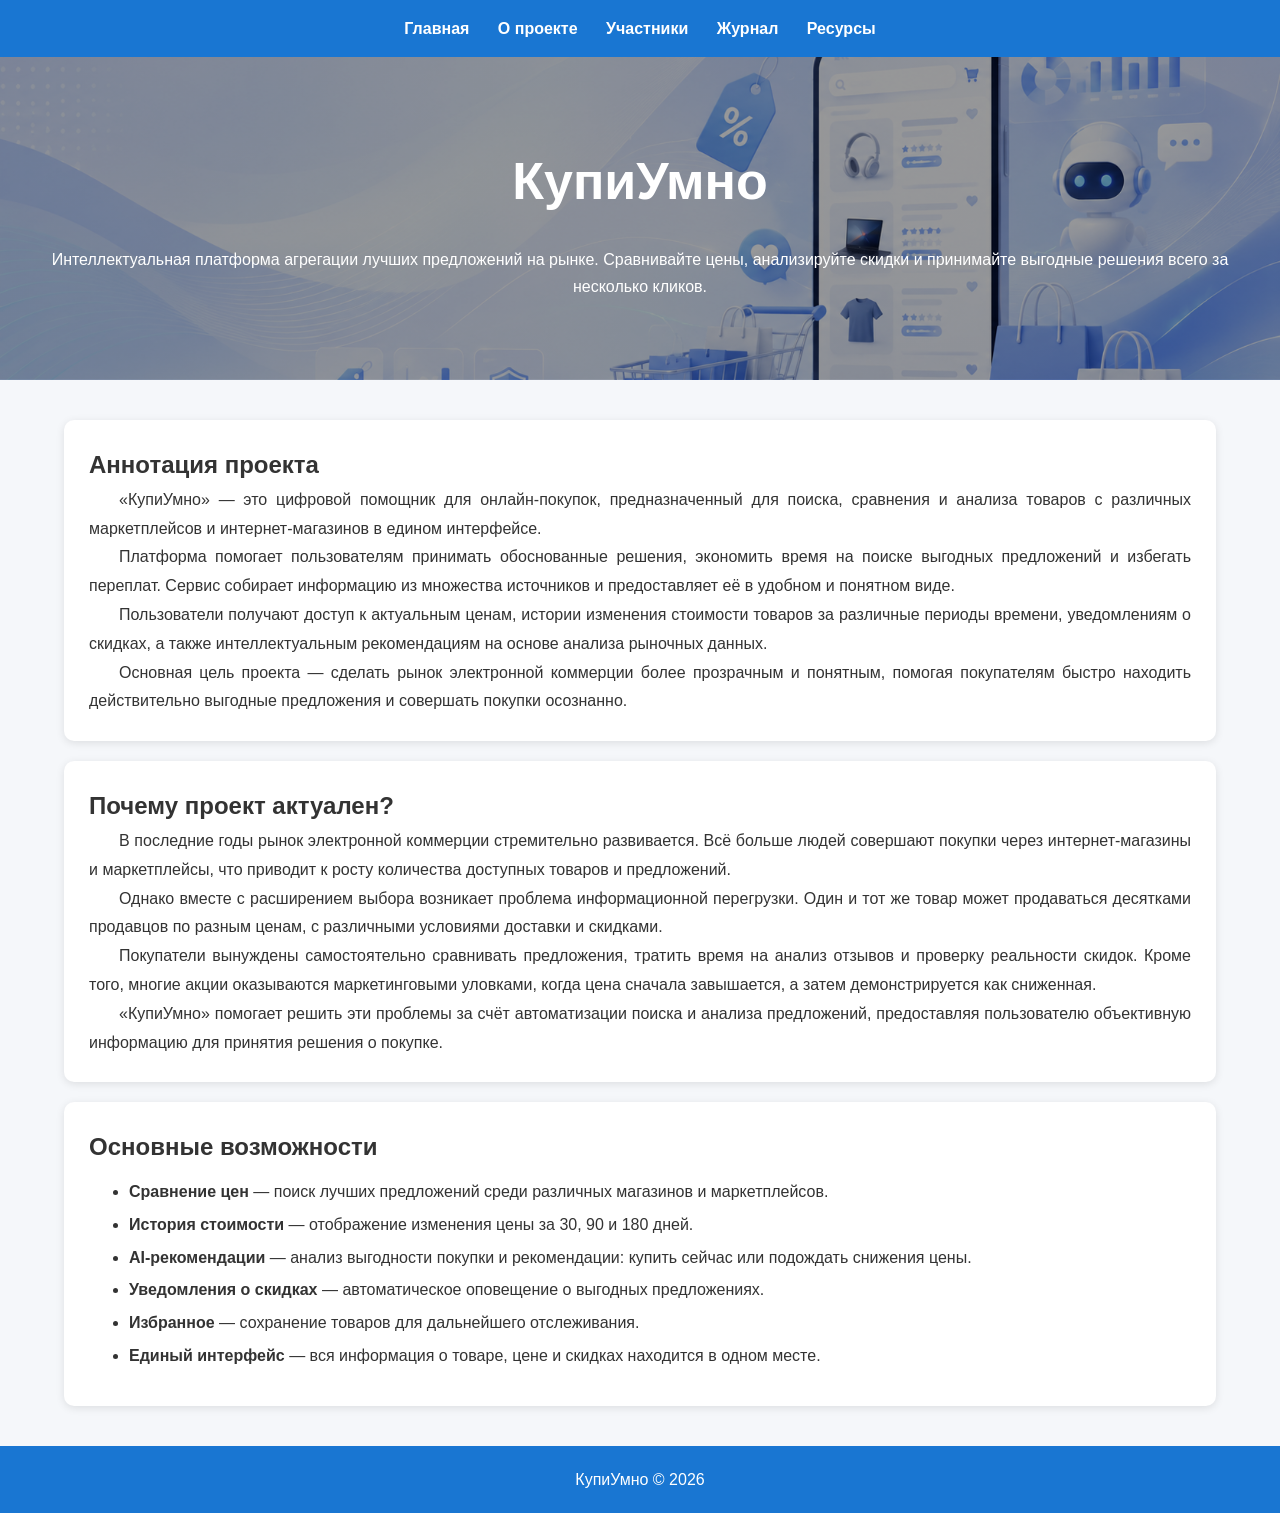
<file: site/index.html>
<!DOCTYPE html>
<html lang="ru">

<head>
    <meta charset="UTF-8">
    <title>КупиУмно</title>
    <link rel="stylesheet" href="css/style.css">
</head>

<body>

    <header>
        <nav>
            <a href="index.html">Главная</a>
            <a href="about.html">О проекте</a>
            <a href="team.html">Участники</a>
            <a href="journal.html">Журнал</a>
            <a href="resources.html">Ресурсы</a>
        </nav>
    </header>

    <!-- Баннер -->
    <section class="hero">
        <!-- <img src="images/banner.png" alt="КупиУмно" class="hero-banner"> -->

        <h1>КупиУмно</h1>

        <p>
            Интеллектуальная платформа агрегации лучших предложений на рынке.
            Сравнивайте цены, анализируйте скидки и принимайте выгодные решения
            всего за несколько кликов.
        </p>
    </section>

    <div class="container">

        <!-- Аннотация -->
        <div class="card">

            <!-- <img src="images/online-shopping.jpg"
                alt="Онлайн покупки"
                class="card-image"> -->

            <h2>Аннотация проекта</h2>

            <p>
                «КупиУмно» — это цифровой помощник для онлайн-покупок,
                предназначенный для поиска, сравнения и анализа товаров
                с различных маркетплейсов и интернет-магазинов в едином интерфейсе.
            </p>

            <p>
                Платформа помогает пользователям принимать обоснованные решения,
                экономить время на поиске выгодных предложений и избегать переплат.
                Сервис собирает информацию из множества источников и предоставляет
                её в удобном и понятном виде.
            </p>

            <p>
                Пользователи получают доступ к актуальным ценам, истории изменения
                стоимости товаров за различные периоды времени, уведомлениям о скидках,
                а также интеллектуальным рекомендациям на основе анализа рыночных данных.
            </p>

            <p>
                Основная цель проекта — сделать рынок электронной коммерции более
                прозрачным и понятным, помогая покупателям быстро находить действительно
                выгодные предложения и совершать покупки осознанно.
            </p>

        </div>

        <!-- Актуальность -->
        <div class="card">

            <!-- <img src="images/analytics.jpg"
                alt="Аналитика рынка"
                class="card-image"> -->

            <h2>Почему проект актуален?</h2>

            <p>
                В последние годы рынок электронной коммерции стремительно развивается.
                Всё больше людей совершают покупки через интернет-магазины и маркетплейсы,
                что приводит к росту количества доступных товаров и предложений.
            </p>

            <p>
                Однако вместе с расширением выбора возникает проблема информационной
                перегрузки. Один и тот же товар может продаваться десятками продавцов
                по разным ценам, с различными условиями доставки и скидками.
            </p>

            <p>
                Покупатели вынуждены самостоятельно сравнивать предложения,
                тратить время на анализ отзывов и проверку реальности скидок.
                Кроме того, многие акции оказываются маркетинговыми уловками,
                когда цена сначала завышается, а затем демонстрируется как сниженная.
            </p>

            <p>
                «КупиУмно» помогает решить эти проблемы за счёт автоматизации
                поиска и анализа предложений, предоставляя пользователю объективную
                информацию для принятия решения о покупке.
            </p>

        </div>

        <!-- Возможности -->
        <div class="card">

            <!-- <img src="images/features.jpg"
                alt="Возможности платформы"
                class="card-image"> -->

            <h2>Основные возможности</h2>

            <ul>
                <li>
                    <strong>Сравнение цен</strong> —
                    поиск лучших предложений среди различных магазинов
                    и маркетплейсов.
                </li>

                <li>
                    <strong>История стоимости</strong> —
                    отображение изменения цены за 30, 90 и 180 дней.
                </li>

                <li>
                    <strong>AI-рекомендации</strong> —
                    анализ выгодности покупки и рекомендации:
                    купить сейчас или подождать снижения цены.
                </li>

                <li>
                    <strong>Уведомления о скидках</strong> —
                    автоматическое оповещение о выгодных предложениях.
                </li>

                <li>
                    <strong>Избранное</strong> —
                    сохранение товаров для дальнейшего отслеживания.
                </li>

                <li>
                    <strong>Единый интерфейс</strong> —
                    вся информация о товаре, цене и скидках находится
                    в одном месте.
                </li>
            </ul>

        </div>

    </div>

    <footer>
        КупиУмно © 2026
    </footer>

</body>

</html>
</file>
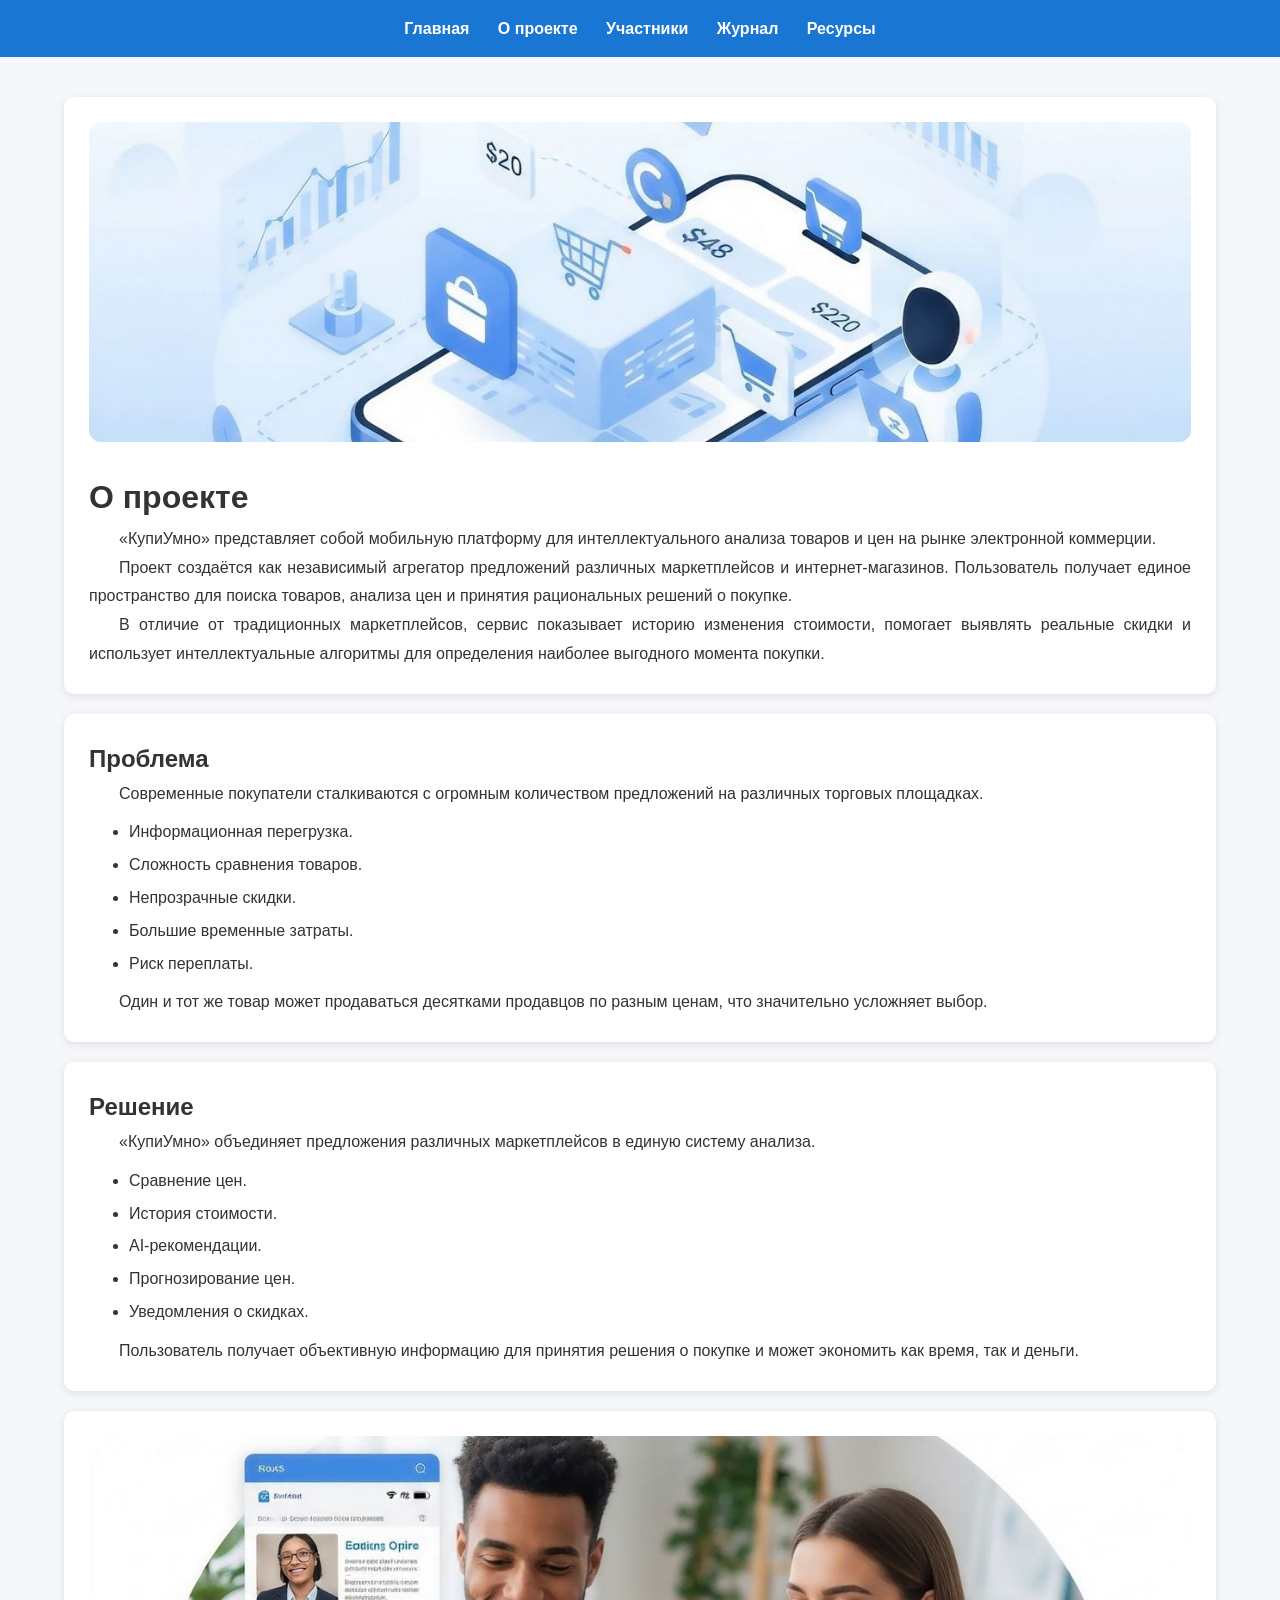
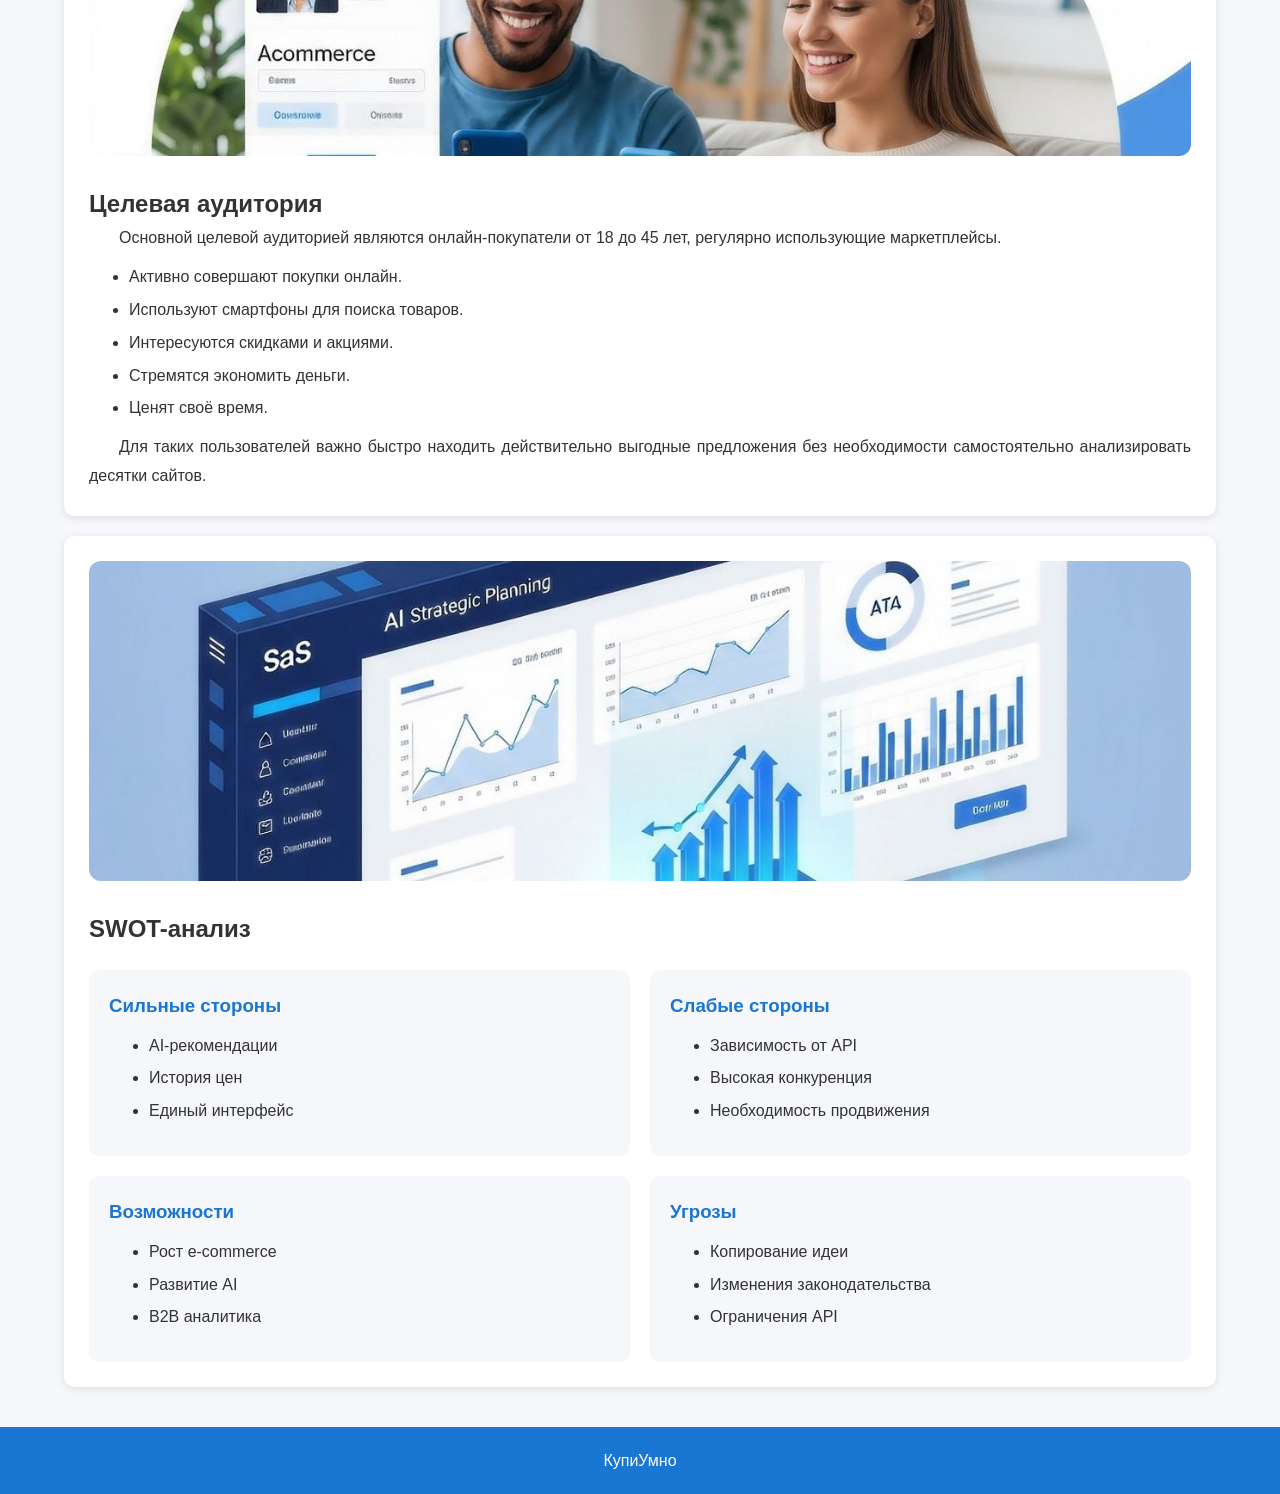
<file: site/about.html>
<!DOCTYPE html>
<html lang="ru">

<head>
    <meta charset="UTF-8">
    <title>О проекте</title>
    <link rel="stylesheet" href="css/style.css">
</head>

<body>

    <header>
        <nav>
            <a href="index.html">Главная</a>
            <a href="about.html">О проекте</a>
            <a href="team.html">Участники</a>
            <a href="journal.html">Журнал</a>
            <a href="resources.html">Ресурсы</a>
        </nav>
    </header>

    <div class="container">

        <div class="card">
            <img src="images/about-banner.jpg" class="card-image">

            <h1>О проекте</h1>

            <p>
                «КупиУмно» представляет собой мобильную платформу для интеллектуального
                анализа товаров и цен на рынке электронной коммерции.
            </p>

            <p>
                Проект создаётся как независимый агрегатор предложений различных
                маркетплейсов и интернет-магазинов. Пользователь получает единое
                пространство для поиска товаров, анализа цен и принятия рациональных
                решений о покупке.
            </p>

            <p>
                В отличие от традиционных маркетплейсов, сервис показывает историю
                изменения стоимости, помогает выявлять реальные скидки и использует
                интеллектуальные алгоритмы для определения наиболее выгодного момента
                покупки.
            </p>
        </div>

        <div class="card">
            <!-- <img src="images/problem.jpg" class="card-image"> -->

            <h2>Проблема</h2>

            <p>
                Современные покупатели сталкиваются с огромным количеством предложений
                на различных торговых площадках.
            </p>

            <ul>
                <li>Информационная перегрузка.</li>
                <li>Сложность сравнения товаров.</li>
                <li>Непрозрачные скидки.</li>
                <li>Большие временные затраты.</li>
                <li>Риск переплаты.</li>
            </ul>

            <p>
                Один и тот же товар может продаваться десятками продавцов по разным
                ценам, что значительно усложняет выбор.
            </p>
        </div>

        <div class="card">
            <!-- <img src="images/solution.jpg" class="card-image"> -->

            <h2>Решение</h2>

            <p>
                «КупиУмно» объединяет предложения различных маркетплейсов в единую
                систему анализа.
            </p>

            <ul>
                <li>Сравнение цен.</li>
                <li>История стоимости.</li>
                <li>AI-рекомендации.</li>
                <li>Прогнозирование цен.</li>
                <li>Уведомления о скидках.</li>
            </ul>

            <p>
                Пользователь получает объективную информацию для принятия решения о
                покупке и может экономить как время, так и деньги.
            </p>
        </div>

        <div class="card">
            <img src="images/audience.jpg" class="card-image">

            <h2>Целевая аудитория</h2>

            <p>
                Основной целевой аудиторией являются онлайн-покупатели от 18 до 45 лет,
                регулярно использующие маркетплейсы.
            </p>

            <ul>
                <li>Активно совершают покупки онлайн.</li>
                <li>Используют смартфоны для поиска товаров.</li>
                <li>Интересуются скидками и акциями.</li>
                <li>Стремятся экономить деньги.</li>
                <li>Ценят своё время.</li>
            </ul>

            <p>
                Для таких пользователей важно быстро находить действительно выгодные
                предложения без необходимости самостоятельно анализировать десятки сайтов.
            </p>
        </div>

        <div class="card">
            <img src="images/swot.jpg" class="card-image">

            <h2>SWOT-анализ</h2>

            <div class="swot-grid">

                <div>
                    <h3>Сильные стороны</h3>
                    <ul>
                        <li>AI-рекомендации</li>
                        <li>История цен</li>
                        <li>Единый интерфейс</li>
                    </ul>
                </div>

                <div>
                    <h3>Слабые стороны</h3>
                    <ul>
                        <li>Зависимость от API</li>
                        <li>Высокая конкуренция</li>
                        <li>Необходимость продвижения</li>
                    </ul>
                </div>

                <div>
                    <h3>Возможности</h3>
                    <ul>
                        <li>Рост e-commerce</li>
                        <li>Развитие AI</li>
                        <li>B2B аналитика</li>
                    </ul>
                </div>

                <div>
                    <h3>Угрозы</h3>
                    <ul>
                        <li>Копирование идеи</li>
                        <li>Изменения законодательства</li>
                        <li>Ограничения API</li>
                    </ul>
                </div>

            </div>

        </div>

    </div>

    <footer>
        КупиУмно
    </footer>

</body>

</html>
</file>
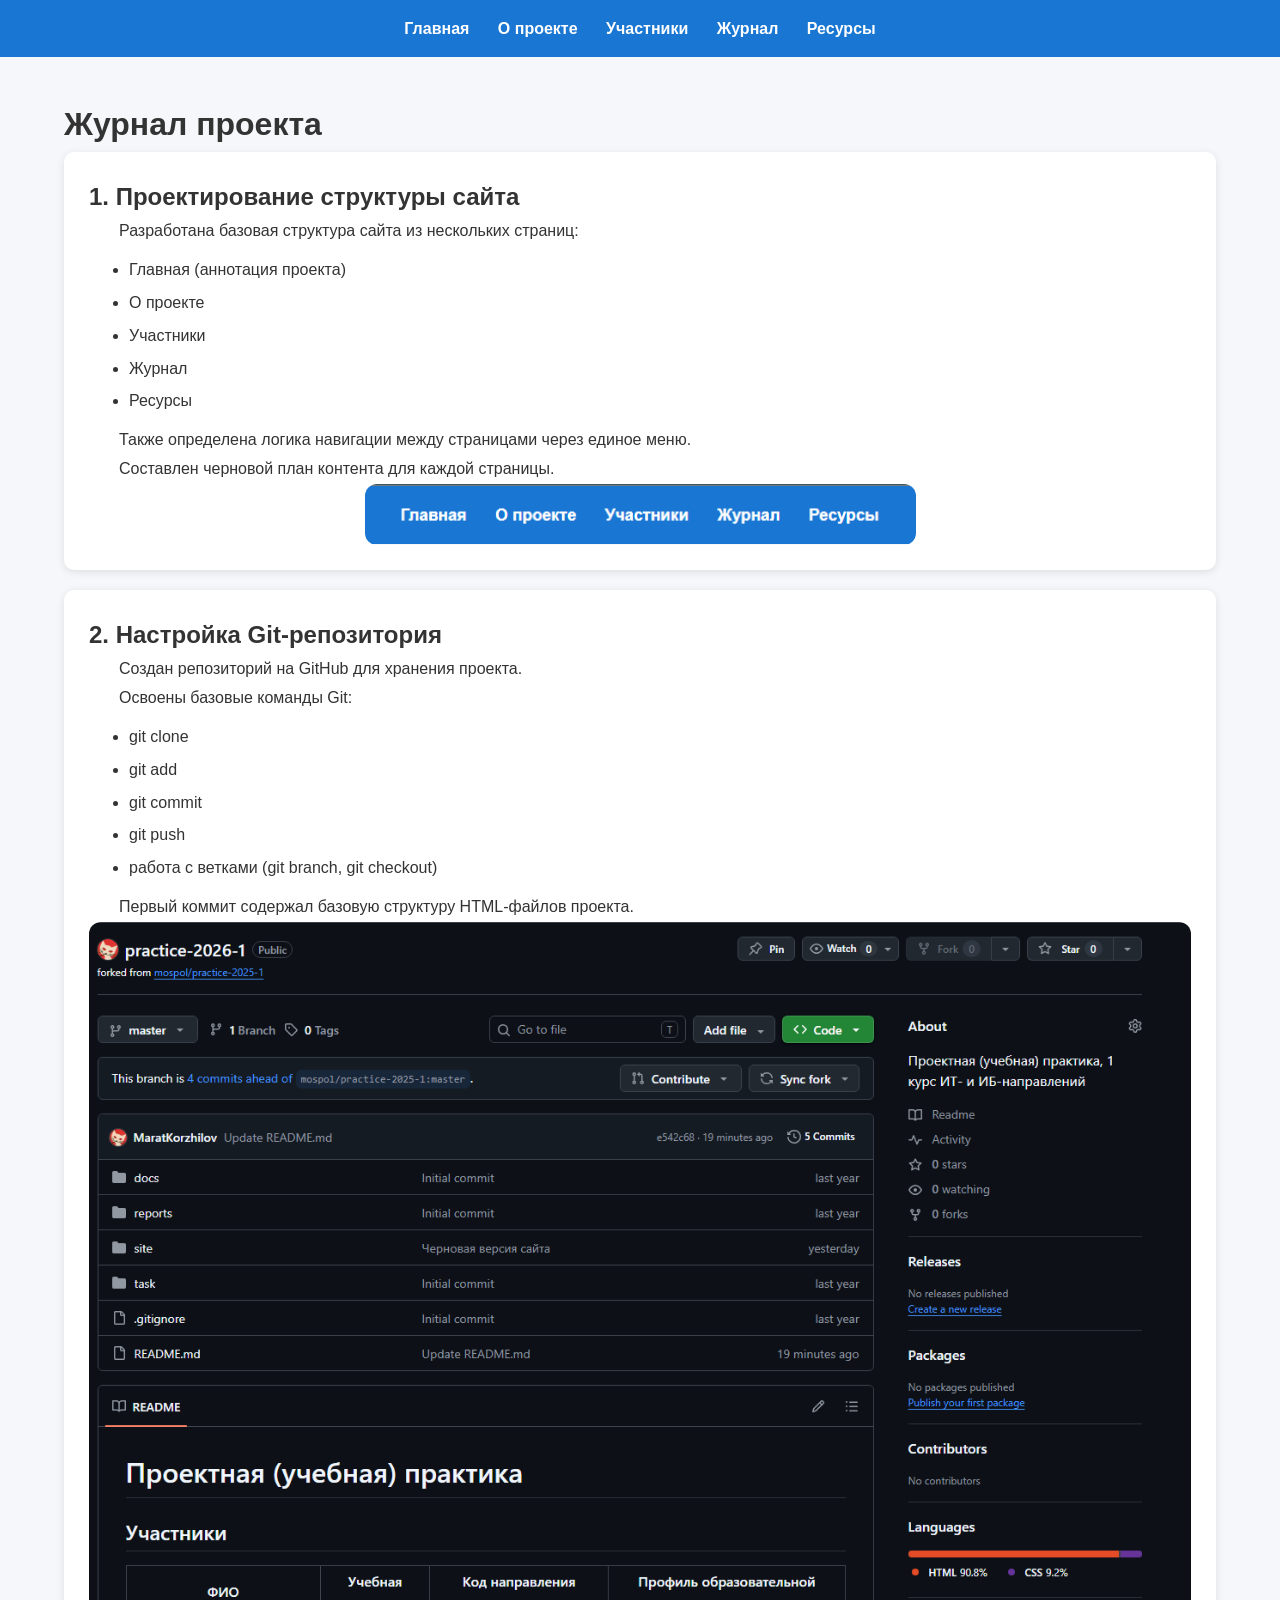
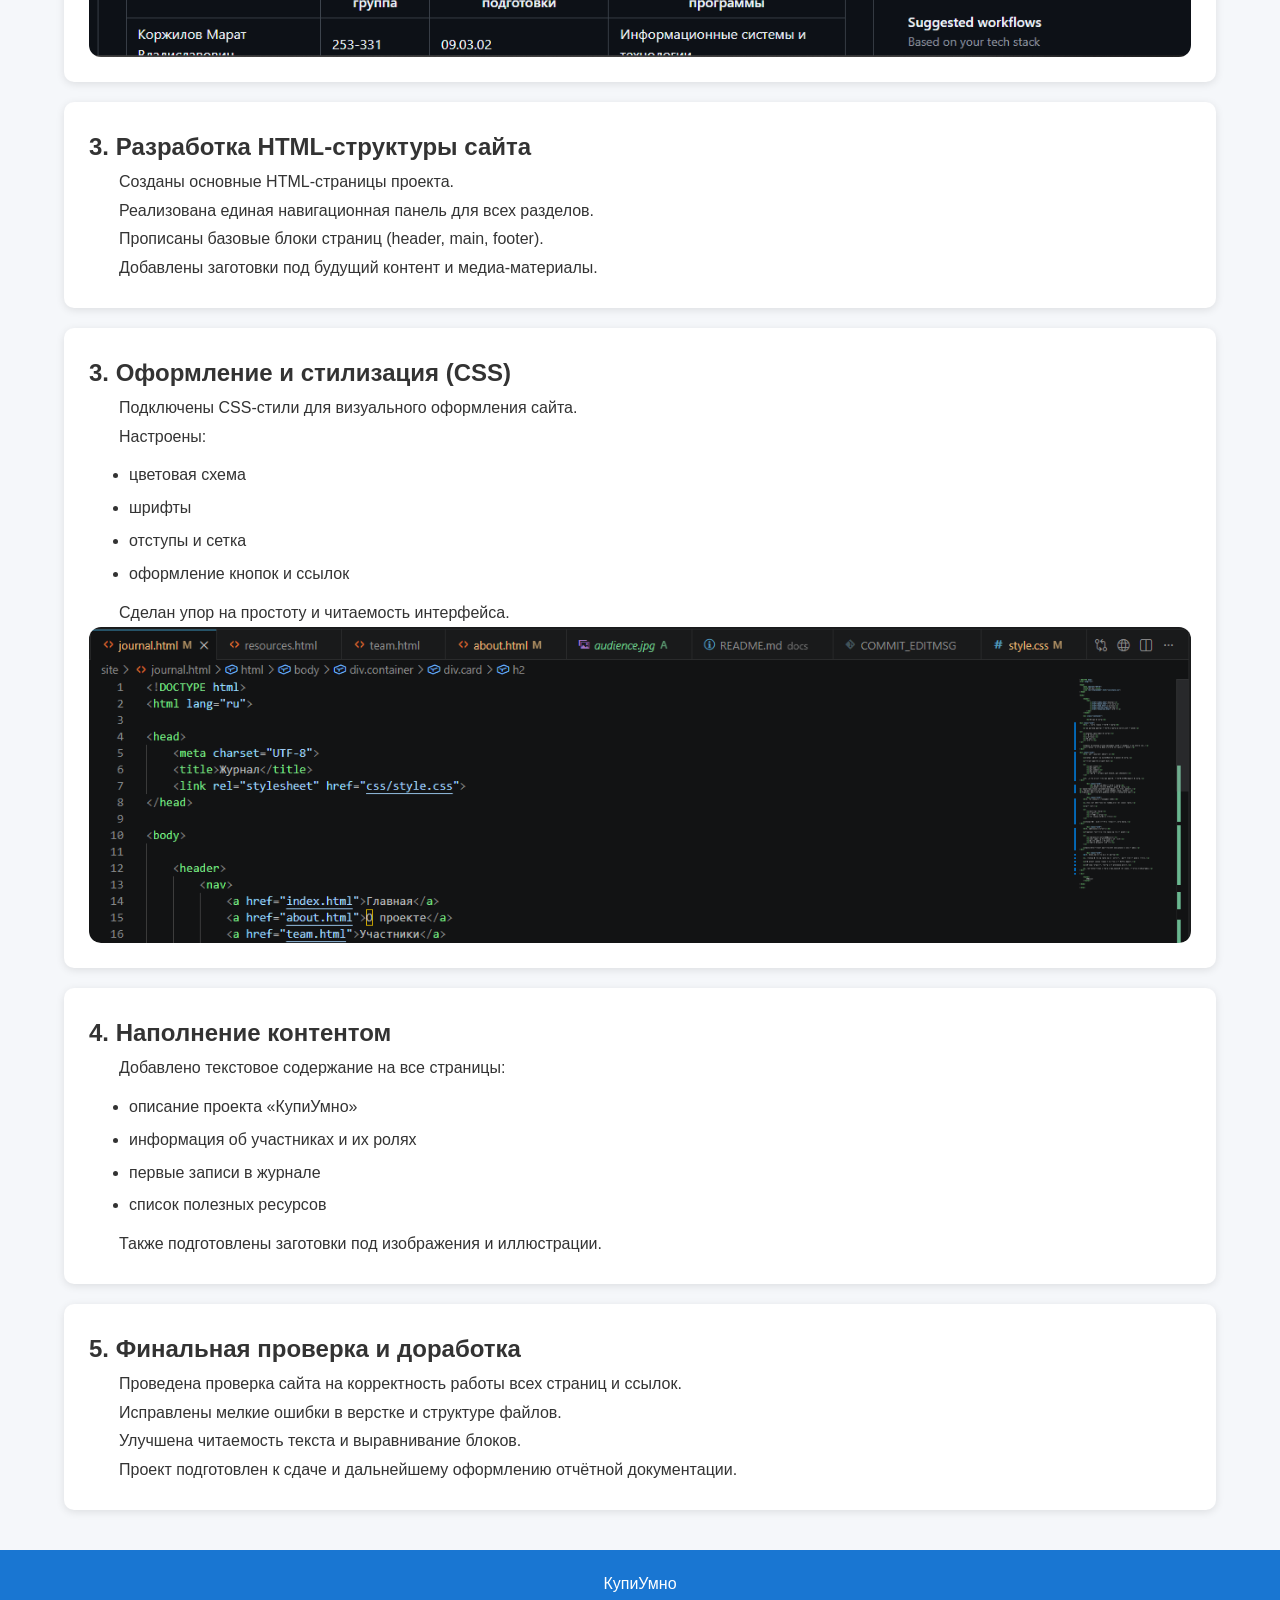
<file: site/journal.html>
<!DOCTYPE html>
<html lang="ru">

<head>
    <meta charset="UTF-8">
    <title>Журнал</title>
    <link rel="stylesheet" href="css/style.css">
</head>

<body>

    <header>
        <nav>
            <a href="index.html">Главная</a>
            <a href="about.html">О проекте</a>
            <a href="team.html">Участники</a>
            <a href="journal.html">Журнал</a>
            <a href="resources.html">Ресурсы</a>
        </nav>
    </header>

    <div class="container">

        <h1>Журнал проекта</h1>

        <div class="card">
            <h2>1. Проектирование структуры сайта</h2>

            <p>Разработана базовая структура сайта из нескольких страниц:</p>

            <ul>
                <li>Главная (аннотация проекта)</li>
                <li>О проекте</li>
                <li>Участники</li>
                <li>Журнал</li>
                <li>Ресурсы</li>
            </ul>

            <p>Также определена логика навигации между страницами через единое меню.</p>
            <p>Составлен черновой план контента для каждой страницы.</p>
            <img src="images/first.png" class="first-image">
        </div>

        <div class="card">
            <h2>2. Настройка Git-репозитория</h2>

            <p>Создан репозиторий на GitHub для хранения проекта.</p>

            <p>Освоены базовые команды Git:</p>

            <ul>
                <li>git clone</li>
                <li>git add</li>
                <li>git commit</li>
                <li>git push</li>
                <li>работа с ветками (git branch, git checkout)</li>
            </ul>

            <p>Первый коммит содержал базовую структуру HTML-файлов проекта.</p>

            <img src="images/second.png" class="second-image">
        </div>

        <div class="card">
            <h2>3. Разработка HTML-структуры сайта</h2>
            <p>Созданы основные HTML-страницы проекта.</p>
            <p>Реализована единая навигационная панель для всех разделов.</p>
            <p>Прописаны базовые блоки страниц (header, main, footer).</p>
            <p>Добавлены заготовки под будущий контент и медиа-материалы.</p>

        </div>

        <div class="card">
            <h2>3. Оформление и стилизация (CSS)</h2>

            <p>Подключены CSS-стили для визуального оформления сайта.</p>

            <p>Настроены:</p>

            <ul>
                <li>цветовая схема</li>
                <li>шрифты</li>
                <li>отступы и сетка</li>
                <li>оформление кнопок и ссылок</li>
            </ul>

            <p>Сделан упор на простоту и читаемость интерфейса.</p>

            <img src="images/third.png" class="third-image">
        </div>

        <div class="card">
            <h2>4. Наполнение контентом</h2>

            <p>Добавлено текстовое содержание на все страницы:</p>

            <ul>
                <li>описание проекта «КупиУмно»</li>
                <li>информация об участниках и их ролях</li>
                <li>первые записи в журнале</li>
                <li>список полезных ресурсов</li>
            </ul>

            <p>Также подготовлены заготовки под изображения и иллюстрации.</p>
        </div>

        <div class="card">
            <h2>5. Финальная проверка и доработка</h2>

            <p>Проведена проверка сайта на корректность работы всех страниц и ссылок.</p>

            <p>Исправлены мелкие ошибки в верстке и структуре файлов.</p>

            <p>Улучшена читаемость текста и выравнивание блоков.</p>

            <p>Проект подготовлен к сдаче и дальнейшему оформлению отчётной документации.</p>
        </div>

    </div>

    <footer>
        КупиУмно
    </footer>

</body>

</html>
</file>
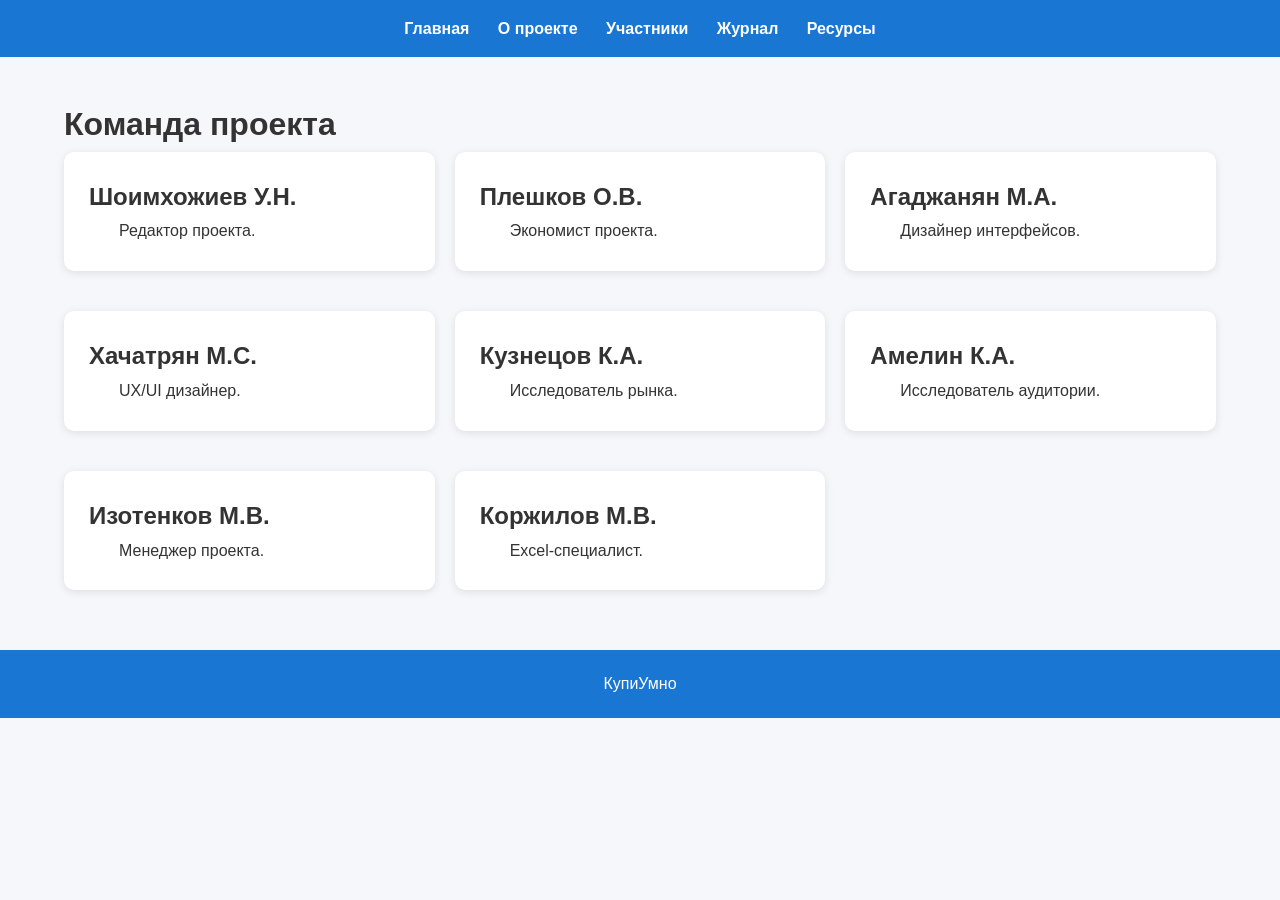
<file: site/team.html>
<!DOCTYPE html>
<html lang="ru">

<head>
    <meta charset="UTF-8">
    <title>Участники</title>
    <link rel="stylesheet" href="css/style.css">
</head>

<body>

    <header>
        <nav>
            <a href="index.html">Главная</a>
            <a href="about.html">О проекте</a>
            <a href="team.html">Участники</a>
            <a href="journal.html">Журнал</a>
            <a href="resources.html">Ресурсы</a>
        </nav>
    </header>

    <div class="container">

        <h1>Команда проекта</h1>

        <div class="team-grid">

            <div class="card">
                <h2>Шоимхожиев У.Н.</h2>
                <p>Редактор проекта.</p>
            </div>

            <div class="card">
                <h2>Плешков О.В.</h2>
                <p>Экономист проекта.</p>
            </div>

            <div class="card">
                <h2>Агаджанян М.А.</h2>
                <p>Дизайнер интерфейсов.</p>
            </div>

            <div class="card">
                <h2>Хачатрян М.С.</h2>
                <p>UX/UI дизайнер.</p>
            </div>

            <div class="card">
                <h2>Кузнецов К.А.</h2>
                <p>Исследователь рынка.</p>
            </div>

            <div class="card">
                <h2>Амелин К.А.</h2>
                <p>Исследователь аудитории.</p>
            </div>

            <div class="card">
                <h2>Изотенков М.В.</h2>
                <p>Менеджер проекта.</p>
            </div>

            <div class="card">
                <h2>Коржилов М.В.</h2>
                <p>Excel-специалист.</p>
            </div>

        </div>

    </div>

    <footer>
        КупиУмно
    </footer>

</body>

</html>
</file>
<file: site/css/style.css>
* {
    margin: 0;
    padding: 0;
    box-sizing: border-box;
    font-family: Arial, sans-serif;
}

body {
    background: #f5f7fa;
    color: #333;
    line-height: 1.7;
}

header {
    background: #1976d2;
    padding: 15px;
}

nav {
    text-align: center;
}

nav a {
    color: white;
    text-decoration: none;
    margin: 0 12px;
    font-weight: bold;
}

.container {
    width: 90%;
    max-width: 1200px;
    margin: 40px auto;
}

.card {
    background: white;
    padding: 25px;
    border-radius: 10px;
    margin-bottom: 20px;
    box-shadow: 0 2px 8px rgba(0, 0, 0, 0.1);
}

.hero {
    padding: 80px 20px;
    text-align: center;
    color: white;

    background-image:
        linear-gradient(rgba(0, 0, 0, 0.4), rgba(0, 0, 0, 0.4)),
        url("../images/banner.png");

    background-size: cover;
    background-position: center;
    background-repeat: no-repeat;
}

.hero h1 {
    font-size: 52px;
    margin-bottom: 20px;
}

footer {
    background: #1976d2;
    color: white;
    text-align: center;
    padding: 20px;
    margin-top: 40px;
}

.team-grid {
    display: grid;
    grid-template-columns: repeat(auto-fit, minmax(280px, 1fr));
    gap: 20px;
}

.card-image {
    width: 100%;
    height: 320px;
    object-fit: cover;
    border-radius: 12px;
    margin-bottom: 20px;
}

.card p {
    line-height: 1.8;
    text-align: justify;
}

.card ul {
    margin: 15px 0;
    line-height: 1.8;
}

.swot-grid {
    display: grid;
    grid-template-columns: repeat(2, 1fr);
    gap: 20px;
    margin-top: 20px;
}

.swot-grid div {
    background: #f5f7fa;
    padding: 20px;
    border-radius: 10px;
}

.swot-grid h3 {
    margin-bottom: 10px;
    color: #1976d2;
}

.card p {
    text-indent: 30px;
}

.card ul {
    padding-left: 40px;
    margin: 10px 0;
}

.card li {
    margin: 4px 0;
}

.first-image {
    width: 50%;
    /* height: 320px; */
    /* object-fit: cover; */
    border-radius: 12px;
    margin-bottom: 20px;
    display: block;
    margin: 0 auto;
}

.second-image {
    width: 100%;
    /* height: 320px; */
    /* object-fit: cover; */
    border-radius: 12px;
    margin-bottom: 20px;
    display: block;
    margin: 0 auto;
}

.third-image {
    width: 100%;
    /* height: 320px; */
    /* object-fit: cover; */
    border-radius: 12px;
    margin-bottom: 20px;
    display: block;
    margin: 0 auto;
}
</file>
